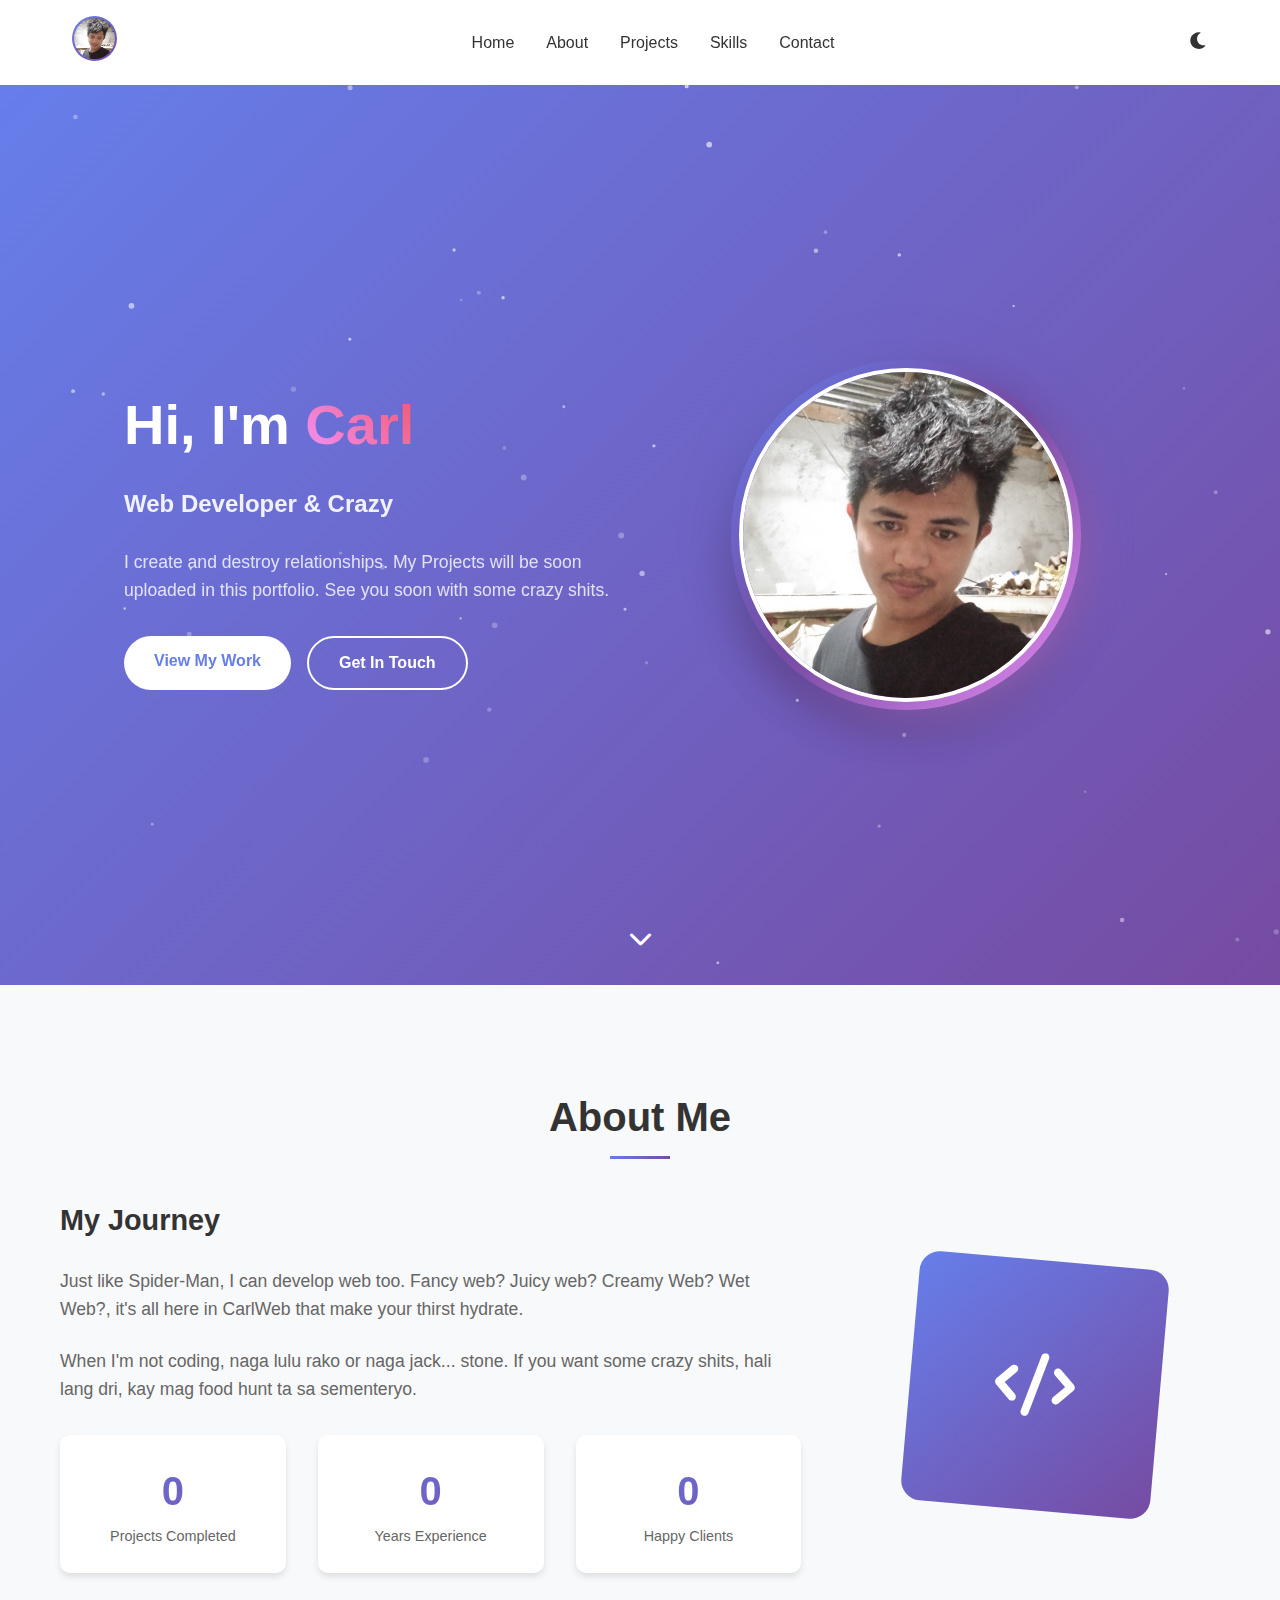
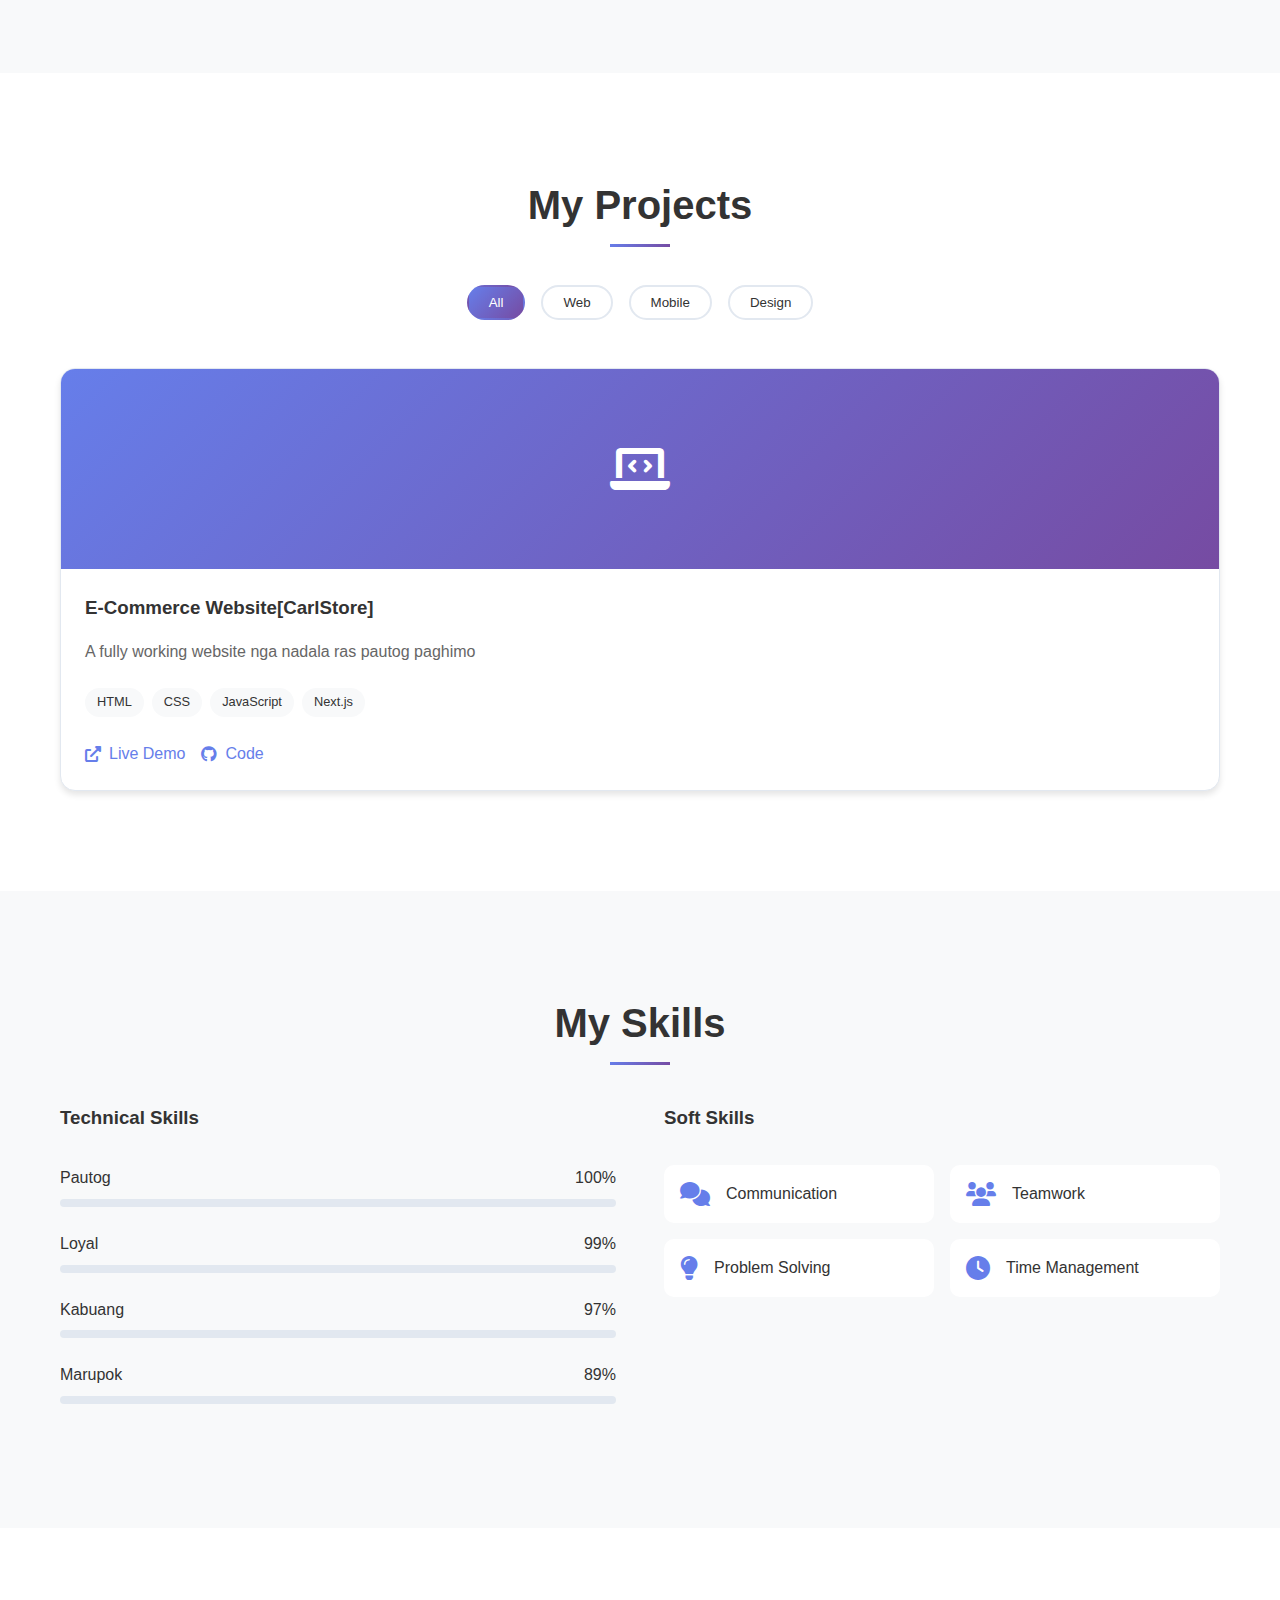
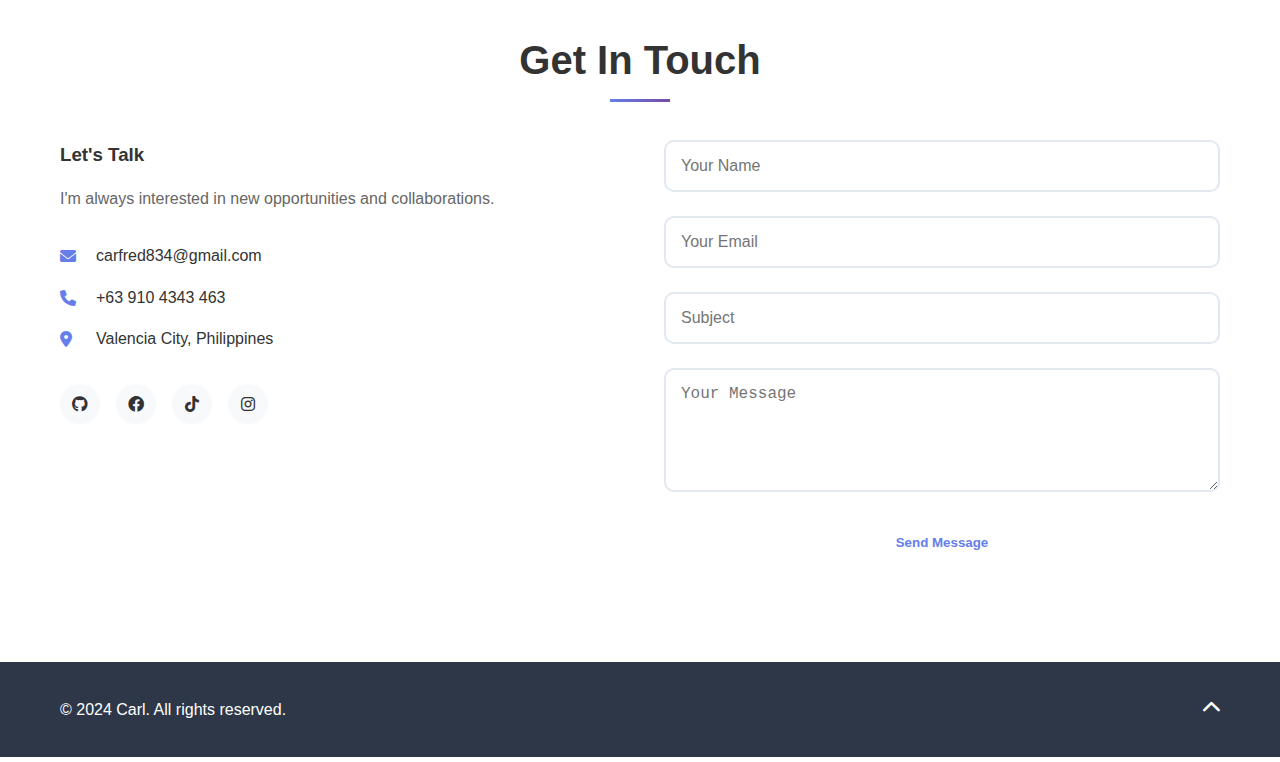
<file: index.html>
<!DOCTYPE html>
<html lang="en">
  <head>
    <meta charset="UTF-8" />
    <meta name="viewport" content="width=device-width, initial-scale=1.0" />
    <title>Carl - Portfolio</title>
    <link rel="stylesheet" href="styles/style.css" />
    <link rel="stylesheet" href="styles/animations.css" />
    <link
      rel="stylesheet"
      href="https://cdnjs.cloudflare.com/ajax/libs/font-awesome/6.0.0/css/all.min.css"
    />
  </head>
  <body>
    <!-- Navigation -->
    <nav id="navbar">
      <div class="nav-container">
        <div class="logo">
          <img src="images/profile-pic.jpg" alt="Carl" class="profile-logo" />
        </div>
        <ul class="nav-links">
          <li><a href="#home">Home</a></li>
          <li><a href="#about">About</a></li>
          <li><a href="#projects">Projects</a></li>
          <li><a href="#skills">Skills</a></li>
          <li><a href="#contact">Contact</a></li>
        </ul>
        <div class="theme-toggle">
          <i class="fas fa-moon" id="theme-icon"></i>
        </div>
        <div class="hamburger">
          <span></span>
          <span></span>
          <span></span>
        </div>
      </div>
    </nav>

    <!-- Hero Section -->
    <section id="home" class="hero">
      <div class="hero-container">
        <div class="hero-content">
          <h1 class="hero-title">
            Hi, I'm <span class="highlight">Carl</span>
          </h1>
          <h2 class="hero-subtitle">Web Developer & Crazy</h2>
          <p class="hero-description">
            I create and destroy relationships. My Projects will be soon
            uploaded in this portfolio. See you soon with some crazy shits.
          </p>
          <div class="hero-buttons">
            <a href="#projects" class="btn btn-primary">View My Work</a>
            <a href="#contact" class="btn btn-secondary">Get In Touch</a>
          </div>
        </div>
        <div class="hero-image">
          <div class="profile-hero">
            <img
              src="images/profile-pic.jpg"
              alt="Carl - Web Developer"
              class="hero-profile-img"
            />
            <div class="profile-glow"></div>
          </div>
        </div>
      </div>
      <div class="scroll-indicator">
        <i class="fas fa-chevron-down"></i>
      </div>
    </section>

    <!-- About Section -->
    <section id="about" class="about">
      <div class="container">
        <h2 class="section-title">About Me</h2>
        <div class="about-content">
          <div class="about-text">
            <h3>My Journey</h3>
            <p>
              Just like Spider-Man, I can develop web too. Fancy web? Juicy web? Creamy
              Web? Wet Web?, it's all here in CarlWeb that make your thirst
              hydrate.
            </p>
            <p>
              When I'm not coding, naga lulu rako or naga jack... stone. If you
              want some crazy shits, hali lang dri, kay mag food hunt ta sa
              sementeryo.
            </p>
            <div class="about-stats">
              <div class="stat">
                <span class="stat-number" data-target="69">0</span>
                <span class="stat-label">Projects Completed</span>
              </div>
              <div class="stat">
                <span class="stat-number" data-target="69">0</span>
                <span class="stat-label">Years Experience</span>
              </div>
              <div class="stat">
                <span class="stat-number" data-target="69">0</span>
                <span class="stat-label">Happy Clients</span>
              </div>
            </div>
          </div>
          <div class="about-image">
            <div class="image-frame">
              <i class="fas fa-code"></i>
            </div>
          </div>
        </div>
      </div>
    </section>

    <!-- Projects Section -->
    <section id="projects" class="projects">
      <div class="container">
        <h2 class="section-title">My Projects</h2>
        <div class="project-filters">
          <button class="filter-btn active" data-filter="all">All</button>
          <button class="filter-btn" data-filter="web">Web</button>
          <button class="filter-btn" data-filter="mobile">Mobile</button>
          <button class="filter-btn" data-filter="design">Design</button>
        </div>
        <div class="projects-grid">
          <!-- Project 1 -->
          <div class="project-card" data-category="web">
            <div class="project-image">
              <i class="fas fa-laptop-code"></i>
            </div>
            <div class="project-content">
              <h3>E-Commerce Website[CarlStore]</h3>
              <p>
                A fully working website nga nadala ras pautog paghimo
              </p>
              <div class="project-tech">
                <span>HTML</span>
                <span>CSS</span>
                <span>JavaScript</span>
                <span>Next.js</span>
              </div>
              <div class="project-links">
                <a href="https://amazingcarlstore.vercel.app/" class="project-link" target="_blank" rel="noopener noreferrer"
                  ><i class="fas fa-external-link-alt"></i> Live Demo</a
                >
                <a href="#" class="project-link"
                  ><i class="fab fa-github"></i> Code</a
                >
              </div>
            </div>
          </div>

          <!-- Project 2 -->
          <!--coming soon-->

          <!-- Project 3 -->
          <!--comingsoon-->
    </section>

    <!-- Skills Section -->
    <section id="skills" class="skills">
      <div class="container">
        <h2 class="section-title">My Skills</h2>
        <div class="skills-container">
          <div class="technical-skills">
            <h3>Technical Skills</h3>
            <div class="skill-item">
              <div class="skill-info">
                <span>Pautog</span>
                <span>100%</span>
              </div>
              <div class="skill-bar">
                <div class="skill-progress" data-width="100"></div>
              </div>
            </div>
            <div class="skill-item">
              <div class="skill-info">
                <span>Loyal</span>
                <span>99%</span>
              </div>
              <div class="skill-bar">
                <div class="skill-progress" data-width="99"></div>
              </div>
            </div>
            <div class="skill-item">
              <div class="skill-info">
                <span>Kabuang</span>
                <span>97%</span>
              </div>
              <div class="skill-bar">
                <div class="skill-progress" data-width="97"></div>
              </div>
            </div>
            
            
            
            <div class="skill-item">
              <div class="skill-info">
                <span>Marupok</span>
                <span>89%</span>
              </div>
              <div class="skill-bar">
                <div class="skill-progress" data-width="89"></div>
              </div>
            </div>
          </div>
          

          <div class="soft-skills">
            <h3>Soft Skills</h3>
            <div class="soft-skills-grid">
              <div class="soft-skill-item">
                <i class="fas fa-comments"></i>
                <span>Communication</span>
              </div>
              <div class="soft-skill-item">
                <i class="fas fa-users"></i>
                <span>Teamwork</span>
              </div>
              <div class="soft-skill-item">
                <i class="fas fa-lightbulb"></i>
                <span>Problem Solving</span>
              </div>
              <div class="soft-skill-item">
                <i class="fas fa-clock"></i>
                <span>Time Management</span>
              </div>
            </div>
          </div>
        </div>
      </div>
    </section>

    <!-- Contact Section -->
    <section id="contact" class="contact">
      <div class="container">
        <h2 class="section-title">Get In Touch</h2>
        <div class="contact-container">
          <div class="contact-info">
            <h3>Let's Talk</h3>
            <p>
              I'm always interested in new opportunities and collaborations.
            </p>
            <div class="contact-methods">
              <div class="contact-method">
                <i class="fas fa-envelope"></i>
                <span>carfred834@gmail.com</span>
              </div>
              <div class="contact-method">
                <i class="fas fa-phone"></i>
                <span>+63 910 4343 463</span>
              </div>
              <div class="contact-method">
                <i class="fas fa-map-marker-alt"></i>
                <span>Valencia City, Philippines</span>
              </div>
            </div>
            <div class="social-links">
              <a href="https://guthib.com/" aria-label="visit" target="_blank" rel="noopener noreferrer" class="social-link"><i class="fab fa-github"></i></a>
              <a href="https://www.facebook.com/carl.alvarez.cpm" aria-label="visit" target="_blank" rel="noopener noreferrer" class="social-link"
                ><i class="fab fa-facebook"></i
              ></a>
              <a href="https://www.tiktok.com/@justcarl428?_r=1&_t=ZS-91MgpnrWx98" aria-label="visit" target="_blank" rel="noopener noreferrer" class="social-link"
                ><i class="fab fa-tiktok"></i
              ></a>
              <a href="https://www.instagram.com/carl4nothing?igsh=dHBhd2ZqcTVlOHk2" aria-label="visit" target="_blank" rel="noopener noreferrer" class="social-link"
                ><i class="fab fa-instagram"></i
              ></a>
            </div>
          </div>
          <form
            class="contact-form"
            id="contactForm"
            action="https://formspree.io/f/xldoywkw"
            method="POST"
          >
            <div class="form-group">
              <input
                type="text"
                id="name"
                name="name"
                placeholder="Your Name"
                required
              />
            </div>
            <div class="form-group">
              <input
                type="email"
                id="email"
                name="email"
                placeholder="Your Email"
                required
              />
            </div>
            <div class="form-group">
              <input
                type="text"
                id="subject"
                name="subject"
                placeholder="Subject"
                required
              />
            </div>
            <div class="form-group">
              <textarea
                id="message"
                name="message"
                placeholder="Your Message"
                rows="5"
                required
              ></textarea>
            </div>
            <button type="submit" class="btn btn-primary">Send Message</button>

            <!-- Formspree Confirmation Message (Optional) -->
            <input
              type="hidden"
              name="_next"
              value="https://yourwebsite.com/thank-you.html"
            />
            <input
              type="hidden"
              name="_subject"
              value="New message from your portfolio!"
            />
          </form>
        </div>
      </div>
    </section>

    <!-- Footer -->
    <footer class="footer">
      <div class="container">
        <div class="footer-content">
          <p>&copy; 2024 Carl. All rights reserved.</p>
          <a href="#home" class="back-to-top">
            <i class="fas fa-chevron-up"></i>
          </a>
        </div>
      </div>
    </footer>

    <script src="scripts/main.js"></script>
    <script src="scripts/animations.js"></script>
    <script src="scripts/contact.js"></script>
  </body>
</html>
</file>
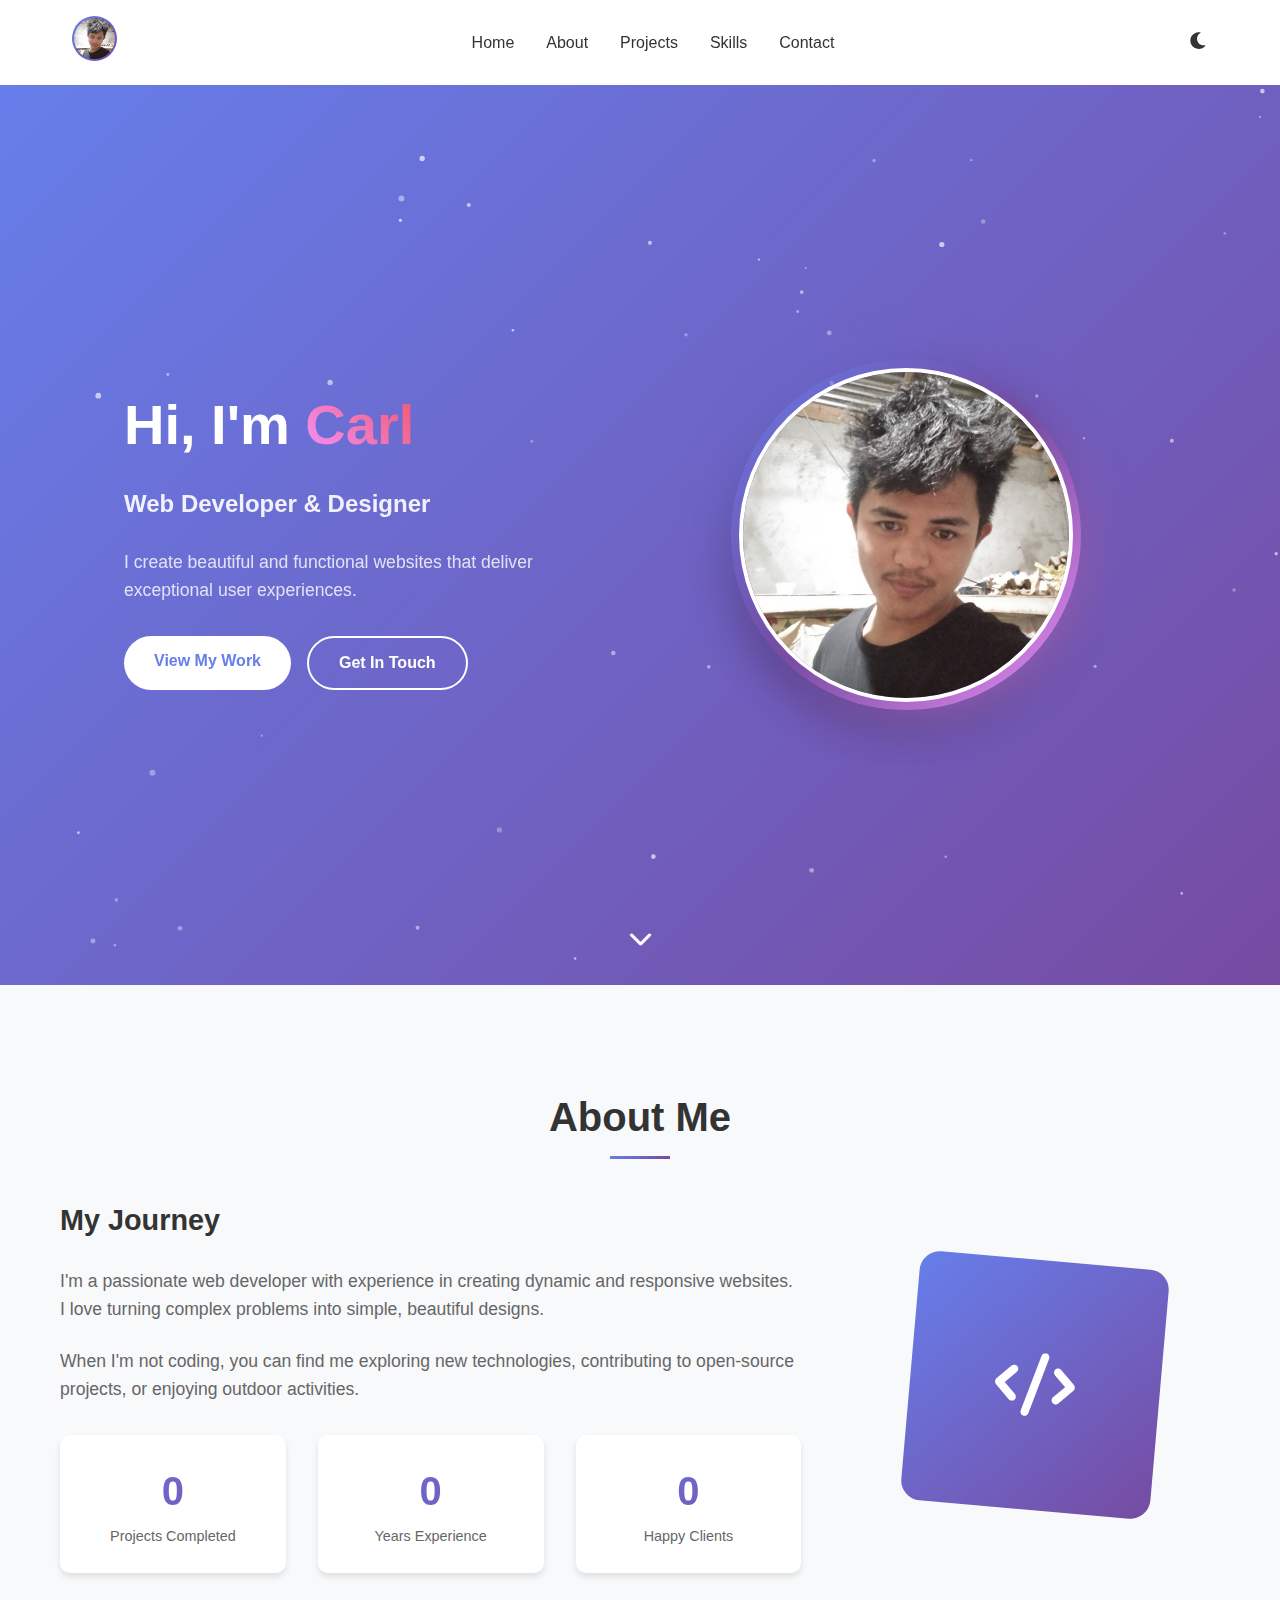
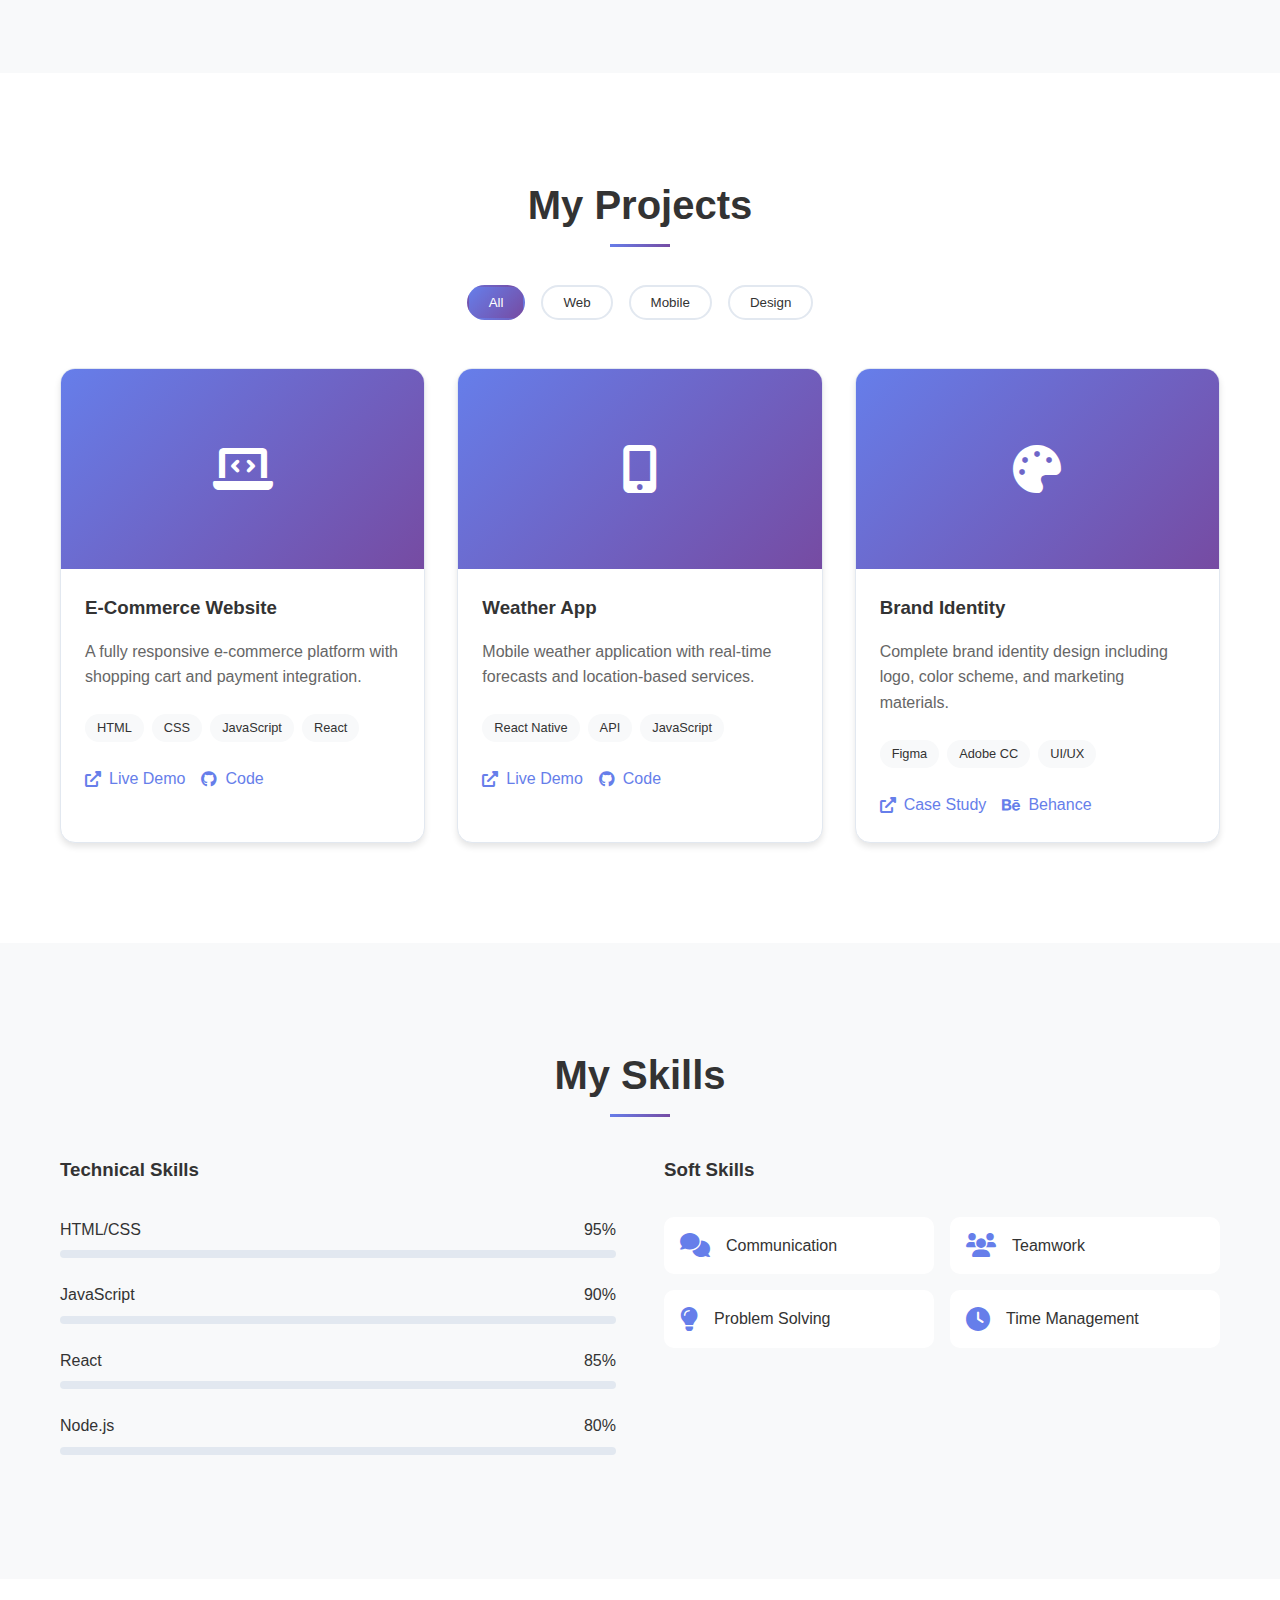
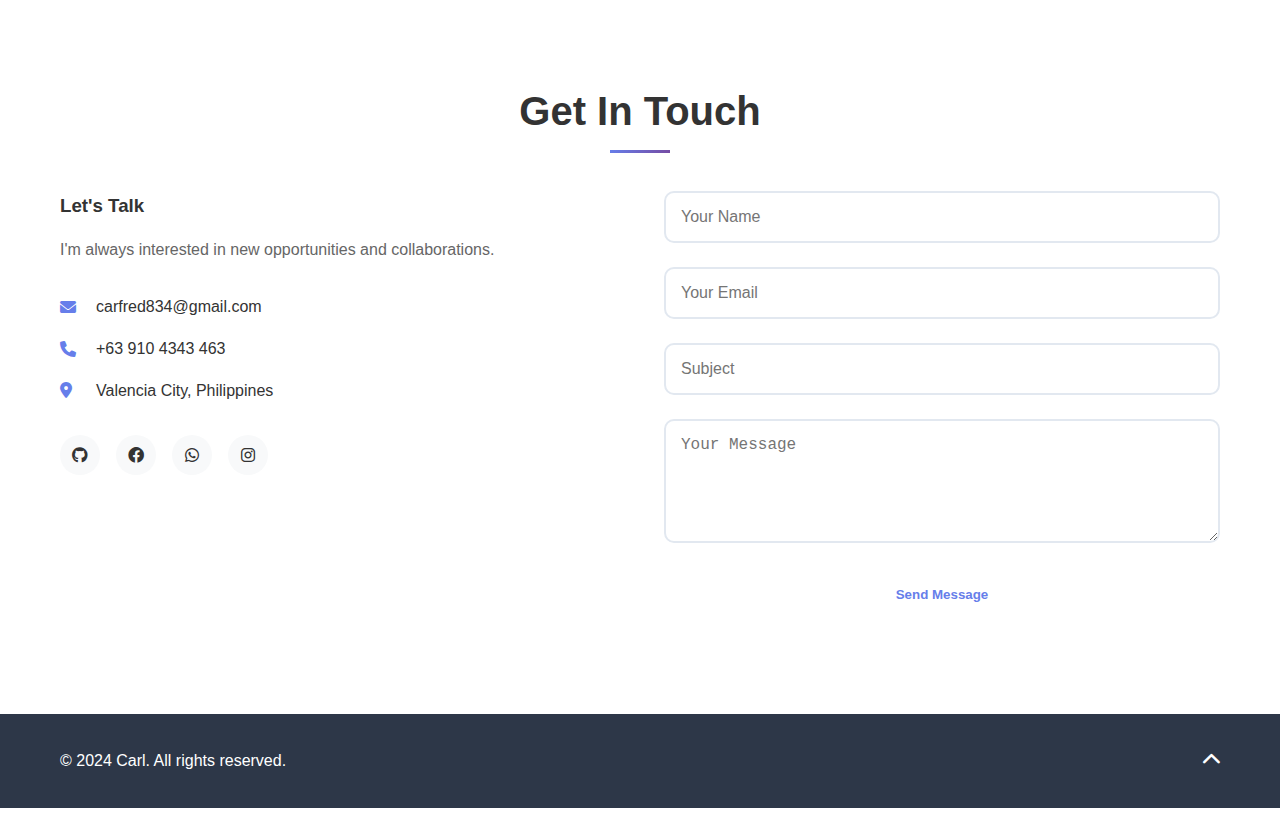
<file: main.html>
<!DOCTYPE html>
<html lang="en">
  <head>
    <meta charset="UTF-8" />
    <meta name="viewport" content="width=device-width, initial-scale=1.0" />
    <title>Carl - Portfolio</title>
    <link rel="stylesheet" href="styles/style.css" />
    <link rel="stylesheet" href="styles/animations.css" />
    <link
      rel="stylesheet"
      href="https://cdnjs.cloudflare.com/ajax/libs/font-awesome/6.0.0/css/all.min.css"
    />
  </head>
  <body>
    <!-- Navigation -->
    <nav id="navbar">
      <div class="nav-container">
        <div class="logo">
          <img src="images/profile-pic.jpg" alt="Carl" class="profile-logo" />
        </div>
        <ul class="nav-links">
          <li><a href="#home">Home</a></li>
          <li><a href="#about">About</a></li>
          <li><a href="#projects">Projects</a></li>
          <li><a href="#skills">Skills</a></li>
          <li><a href="#contact">Contact</a></li>
        </ul>
        <div class="theme-toggle">
          <i class="fas fa-moon" id="theme-icon"></i>
        </div>
        <div class="hamburger">
          <span></span>
          <span></span>
          <span></span>
        </div>
      </div>
    </nav>

    <!-- Hero Section -->
    <section id="home" class="hero">
      <div class="hero-container">
        <div class="hero-content">
          <h1 class="hero-title">
            Hi, I'm <span class="highlight">Carl</span>
          </h1>
          <h2 class="hero-subtitle">Web Developer & Designer</h2>
          <p class="hero-description">
            I create beautiful and functional websites that deliver exceptional
            user experiences.
          </p>
          <div class="hero-buttons">
            <a href="#projects" class="btn btn-primary">View My Work</a>
            <a href="#contact" class="btn btn-secondary">Get In Touch</a>
          </div>
        </div>
        <div class="hero-image">
          <div class="profile-hero">
            <img
              src="images/profile-pic.jpg"
              alt="Carl - Web Developer"
              class="hero-profile-img"
            />
            <div class="profile-glow"></div>
          </div>
        </div>
      </div>
      <div class="scroll-indicator">
        <i class="fas fa-chevron-down"></i>
      </div>
    </section>

    <!-- About Section -->
    <section id="about" class="about">
      <div class="container">
        <h2 class="section-title">About Me</h2>
        <div class="about-content">
          <div class="about-text">
            <h3>My Journey</h3>
            <p>
              I'm a passionate web developer with experience in creating dynamic
              and responsive websites. I love turning complex problems into
              simple, beautiful designs.
            </p>
            <p>
              When I'm not coding, you can find me exploring new technologies,
              contributing to open-source projects, or enjoying outdoor
              activities.
            </p>
            <div class="about-stats">
              <div class="stat">
                <span class="stat-number" data-target="50">0</span>
                <span class="stat-label">Projects Completed</span>
              </div>
              <div class="stat">
                <span class="stat-number" data-target="3">0</span>
                <span class="stat-label">Years Experience</span>
              </div>
              <div class="stat">
                <span class="stat-number" data-target="25">0</span>
                <span class="stat-label">Happy Clients</span>
              </div>
            </div>
          </div>
          <div class="about-image">
            <div class="image-frame">
              <i class="fas fa-code"></i>
            </div>
          </div>
        </div>
      </div>
    </section>

    <!-- Projects Section -->
    <section id="projects" class="projects">
      <div class="container">
        <h2 class="section-title">My Projects</h2>
        <div class="project-filters">
          <button class="filter-btn active" data-filter="all">All</button>
          <button class="filter-btn" data-filter="web">Web</button>
          <button class="filter-btn" data-filter="mobile">Mobile</button>
          <button class="filter-btn" data-filter="design">Design</button>
        </div>
        <div class="projects-grid">
          <!-- Project 1 -->
          <div class="project-card" data-category="web">
            <div class="project-image">
              <i class="fas fa-laptop-code"></i>
            </div>
            <div class="project-content">
              <h3>E-Commerce Website</h3>
              <p>
                A fully responsive e-commerce platform with shopping cart and
                payment integration.
              </p>
              <div class="project-tech">
                <span>HTML</span>
                <span>CSS</span>
                <span>JavaScript</span>
                <span>React</span>
              </div>
              <div class="project-links">
                <a href="#" class="project-link"
                  ><i class="fas fa-external-link-alt"></i> Live Demo</a
                >
                <a href="#" class="project-link"
                  ><i class="fab fa-github"></i> Code</a
                >
              </div>
            </div>
          </div>

          <!-- Project 2 -->
          <div class="project-card" data-category="mobile">
            <div class="project-image">
              <i class="fas fa-mobile-alt"></i>
            </div>
            <div class="project-content">
              <h3>Weather App</h3>
              <p>
                Mobile weather application with real-time forecasts and
                location-based services.
              </p>
              <div class="project-tech">
                <span>React Native</span>
                <span>API</span>
                <span>JavaScript</span>
              </div>
              <div class="project-links">
                <a href="#" class="project-link"
                  ><i class="fas fa-external-link-alt"></i> Live Demo</a
                >
                <a href="#" class="project-link"
                  ><i class="fab fa-github"></i> Code</a
                >
              </div>
            </div>
          </div>

          <!-- Project 3 -->
          <div class="project-card" data-category="design">
            <div class="project-image">
              <i class="fas fa-palette"></i>
            </div>
            <div class="project-content">
              <h3>Brand Identity</h3>
              <p>
                Complete brand identity design including logo, color scheme, and
                marketing materials.
              </p>
              <div class="project-tech">
                <span>Figma</span>
                <span>Adobe CC</span>
                <span>UI/UX</span>
              </div>
              <div class="project-links">
                <a href="#" class="project-link"
                  ><i class="fas fa-external-link-alt"></i> Case Study</a
                >
                <a href="#" class="project-link"
                  ><i class="fab fa-behance"></i> Behance</a
                >
              </div>
            </div>
          </div>
        </div>
      </div>
    </section>

    <!-- Skills Section -->
    <section id="skills" class="skills">
      <div class="container">
        <h2 class="section-title">My Skills</h2>
        <div class="skills-container">
          <div class="technical-skills">
            <h3>Technical Skills</h3>
            <div class="skill-item">
              <div class="skill-info">
                <span>HTML/CSS</span>
                <span>95%</span>
              </div>
              <div class="skill-bar">
                <div class="skill-progress" data-width="95"></div>
              </div>
            </div>
            <div class="skill-item">
              <div class="skill-info">
                <span>JavaScript</span>
                <span>90%</span>
              </div>
              <div class="skill-bar">
                <div class="skill-progress" data-width="90"></div>
              </div>
            </div>
            <div class="skill-item">
              <div class="skill-info">
                <span>React</span>
                <span>85%</span>
              </div>
              <div class="skill-bar">
                <div class="skill-progress" data-width="85"></div>
              </div>
            </div>
            <div class="skill-item">
              <div class="skill-info">
                <span>Node.js</span>
                <span>80%</span>
              </div>
              <div class="skill-bar">
                <div class="skill-progress" data-width="80"></div>
              </div>
            </div>
          </div>

          <div class="soft-skills">
            <h3>Soft Skills</h3>
            <div class="soft-skills-grid">
              <div class="soft-skill-item">
                <i class="fas fa-comments"></i>
                <span>Communication</span>
              </div>
              <div class="soft-skill-item">
                <i class="fas fa-users"></i>
                <span>Teamwork</span>
              </div>
              <div class="soft-skill-item">
                <i class="fas fa-lightbulb"></i>
                <span>Problem Solving</span>
              </div>
              <div class="soft-skill-item">
                <i class="fas fa-clock"></i>
                <span>Time Management</span>
              </div>
            </div>
          </div>
        </div>
      </div>
    </section>

    <!-- Contact Section -->
    <section id="contact" class="contact">
      <div class="container">
        <h2 class="section-title">Get In Touch</h2>
        <div class="contact-container">
          <div class="contact-info">
            <h3>Let's Talk</h3>
            <p>
              I'm always interested in new opportunities and collaborations.
            </p>
            <div class="contact-methods">
              <div class="contact-method">
                <i class="fas fa-envelope"></i>
                <span>carfred834@gmail.com</span>
              </div>
              <div class="contact-method">
                <i class="fas fa-phone"></i>
                <span>+63 910 4343 463</span>
              </div>
              <div class="contact-method">
                <i class="fas fa-map-marker-alt"></i>
                <span>Valencia City, Philippines</span>
              </div>
            </div>
            <div class="social-links">
              <a href="#" class="social-link"><i class="fab fa-github"></i></a>
              <a href="#" class="social-link"
                ><i class="fab fa-facebook"></i
              ></a>
              <a href="#" class="social-link"
                ><i class="fab fa-whatsapp"></i
              ></a>
              <a href="#" class="social-link"
                ><i class="fab fa-instagram"></i
              ></a>
            </div>
          </div>
          <form
            class="contact-form"
            id="contactForm"
            action="https://formspree.io/f/xldoywkw"
            method="POST"
          >
            <div class="form-group">
              <input
                type="text"
                id="name"
                name="name"
                placeholder="Your Name"
                required
              />
            </div>
            <div class="form-group">
              <input
                type="email"
                id="email"
                name="email"
                placeholder="Your Email"
                required
              />
            </div>
            <div class="form-group">
              <input
                type="text"
                id="subject"
                name="subject"
                placeholder="Subject"
                required
              />
            </div>
            <div class="form-group">
              <textarea
                id="message"
                name="message"
                placeholder="Your Message"
                rows="5"
                required
              ></textarea>
            </div>
            <button type="submit" class="btn btn-primary">Send Message</button>
          </form>
        </div>
      </div>
    </section>

    <!-- Footer -->
    <footer class="footer">
      <div class="container">
        <div class="footer-content">
          <p>&copy; 2024 Carl. All rights reserved.</p>
          <a href="#home" class="back-to-top">
            <i class="fas fa-chevron-up"></i>
          </a>
        </div>
      </div>
    </footer>

    <script src="scripts/main.js"></script>
    <script src="scripts/animations.js"></script>
    <script src="scripts/contact.js"></script>
  </body>
</html>
</file>
<file: styles/animations.css>
/* Animation Classes */
.fade-in {
    opacity: 0;
    transform: translateY(30px);
    transition: all 0.6s ease;
}

.fade-in.visible {
    opacity: 1;
    transform: translateY(0);
}

.slide-in-left {
    opacity: 0;
    transform: translateX(-50px);
    transition: all 0.6s ease;
}

.slide-in-left.visible {
    opacity: 1;
    transform: translateX(0);
}

.slide-in-right {
    opacity: 0;
    transform: translateX(50px);
    transition: all 0.6s ease;
}

.slide-in-right.visible {
    opacity: 1;
    transform: translateX(0);
}

.scale-in {
    opacity: 0;
    transform: scale(0.8);
    transition: all 0.6s ease;
}

.scale-in.visible {
    opacity: 1;
    transform: scale(1);
}

/* Staggered animations for children */
.stagger-children > * {
    opacity: 0;
    transform: translateY(30px);
    transition: all 0.6s ease;
}

.stagger-children.visible > * {
    opacity: 1;
    transform: translateY(0);
}

.stagger-children.visible > *:nth-child(1) { transition-delay: 0.1s; }
.stagger-children.visible > *:nth-child(2) { transition-delay: 0.2s; }
.stagger-children.visible > *:nth-child(3) { transition-delay: 0.3s; }
.stagger-children.visible > *:nth-child(4) { transition-delay: 0.4s; }
.stagger-children.visible > *:nth-child(5) { transition-delay: 0.5s; }
.stagger-children.visible > *:nth-child(6) { transition-delay: 0.6s; }

/* Hover animations */
.hover-lift {
    transition: transform 0.3s ease, box-shadow 0.3s ease;
}

.hover-lift:hover {
    transform: translateY(-5px);
    box-shadow: 0 10px 25px rgba(0, 0, 0, 0.1);
}

/* Pulse animation */
.pulse {
    animation: pulse 2s infinite;
}

@keyframes pulse {
    0% {
        transform: scale(1);
    }
    50% {
        transform: scale(1.05);
    }
    100% {
        transform: scale(1);
    }
}

/* Typewriter effect */
.typewriter {
    overflow: hidden;
    border-right: 3px solid var(--primary-color);
    white-space: nowrap;
    margin: 0 auto;
    animation: typing 3.5s steps(40, end), blink-caret 0.75s step-end infinite;
}

@keyframes typing {
    from { width: 0 }
    to { width: 100% }
}

@keyframes blink-caret {
    from, to { border-color: transparent }
    50% { border-color: var(--primary-color) }
}

/* Gradient text animation */
.gradient-text {
    background: linear-gradient(45deg, var(--primary-color), var(--secondary-color), var(--accent-color));
    background-size: 200% 200%;
    -webkit-background-clip: text;
    -webkit-text-fill-color: transparent;
    background-clip: text;
    animation: gradient-shift 3s ease infinite;
}

@keyframes gradient-shift {
    0% { background-position: 0% 50% }
    50% { background-position: 100% 50% }
    100% { background-position: 0% 50% }
}

/* Loading spinner */
.spinner {
    border: 3px solid var(--border-color);
    border-top: 3px solid var(--primary-color);
    border-radius: 50%;
    width: 40px;
    height: 40px;
    animation: spin 1s linear infinite;
    margin: 20px auto;
}

@keyframes spin {
    0% { transform: rotate(0deg) }
    100% { transform: rotate(360deg) }
}

/* Success checkmark */
.checkmark {
    width: 40px;
    height: 40px;
    border-radius: 50%;
    display: block;
    stroke-width: 2;
    stroke: #fff;
    stroke-miterlimit: 10;
    margin: 20px auto;
    box-shadow: inset 0px 0px 0px var(--primary-color);
    animation: fill .4s ease-in-out .4s forwards, scale .3s ease-in-out .9s both;
}

.checkmark__circle {
    stroke-dasharray: 166;
    stroke-dashoffset: 166;
    stroke-width: 2;
    stroke-miterlimit: 10;
    stroke: var(--primary-color);
    fill: none;
    animation: stroke 0.6s cubic-bezier(0.65, 0, 0.45, 1) forwards;
}

.checkmark__check {
    transform-origin: 50% 50%;
    stroke-dasharray: 48;
    stroke-dashoffset: 48;
    animation: stroke 0.3s cubic-bezier(0.65, 0, 0.45, 1) 0.8s forwards;
}

@keyframes stroke {
    100% {
        stroke-dashoffset: 0;
    }
}

@keyframes scale {
    0%, 100% {
        transform: none;
    }
    50% {
        transform: scale3d(1.1, 1.1, 1);
    }
}

@keyframes fill {
    100% {
        box-shadow: inset 0px 0px 0px 40px var(--primary-color);
    }
}
</file>
<file: styles/style.css>
/* Reset and Base Styles */
* {
    margin: 0;
    padding: 0;
    box-sizing: border-box;
}

:root {
    --primary-color: #667eea;
    --secondary-color: #764ba2;
    --accent-color: #f093fb;
    --text-color: #333;
    --text-light: #666;
    --bg-color: #fff;
    --bg-light: #f8f9fa;
    --bg-dark: #2d3748;
    --border-color: #e2e8f0;
    --shadow: 0 4px 6px rgba(0, 0, 0, 0.1);
    --transition: all 0.3s ease;
}

[data-theme="dark"] {
    --text-color: #f7fafc;
    --text-light: #cbd5e0;
    --bg-color: #1a202c;
    --bg-light: #2d3748;
    --bg-dark: #1a202c;
    --border-color: #4a5568;
}

html {
    scroll-behavior: smooth;
}

body {
    font-family: 'Segoe UI', Tahoma, Geneva, Verdana, sans-serif;
    line-height: 1.6;
    color: var(--text-color);
    background-color: var(--bg-color);
    transition: var(--transition);
}

.container {
    max-width: 1200px;
    margin: 0 auto;
    padding: 0 20px;
}

/* Navigation */
#navbar {
    background: rgba(255, 255, 255, 0.95);
    /* Fallback for browsers that don't support backdrop-filter */
    background: rgba(255, 255, 255, 0.98); /* More opaque fallback */
    
    /* Backdrop filter with vendor prefixes */
    -webkit-backdrop-filter: blur(10px);
    backdrop-filter: blur(10px);
}

[data-theme="dark"] #navbar {
    background: rgba(26, 32, 44, 0.95);
    background: rgba(26, 32, 44, 0.98);
    -webkit-backdrop-filter: blur(10px);
    backdrop-filter: blur(10px);
}

.nav-container {
    display: flex;
    justify-content: space-between;
    align-items: center;
    padding: 1rem 2rem;
    max-width: 1200px;
    margin: 0 auto;
}

.logo h2 {
    background: linear-gradient(135deg, var(--primary-color), var(--secondary-color));
    -webkit-background-clip: text;
    -webkit-text-fill-color: transparent;
    background-clip: text;
}

.nav-links {
    display: flex;
    list-style: none;
    gap: 2rem;
}

.nav-links a {
    text-decoration: none;
    color: var(--text-color);
    font-weight: 500;
    transition: var(--transition);
    position: relative;
}

.nav-links a:hover {
    color: var(--primary-color);
}

.nav-links a::after {
    content: '';
    position: absolute;
    bottom: -5px;
    left: 0;
    width: 0;
    height: 2px;
    background: linear-gradient(135deg, var(--primary-color), var(--secondary-color));
    transition: var(--transition);
}

.nav-links a:hover::after {
    width: 100%;
}

.theme-toggle {
    cursor: pointer;
    font-size: 1.2rem;
    color: var(--text-color);
    transition: var(--transition);
}

.theme-toggle:hover {
    color: var(--primary-color);
}

.hamburger {
    display: none;
    flex-direction: column;
    cursor: pointer;
}

.hamburger span {
    width: 25px;
    height: 3px;
    background: var(--text-color);
    margin: 3px 0;
    transition: var(--transition);
}

/* Hero Section */
.hero {
    min-height: 100vh;
    display: flex;
    align-items: center;
    background: linear-gradient(135deg, var(--primary-color), var(--secondary-color));
    color: white;
    position: relative;
    overflow: hidden;
}

.hero-container {
    display: grid;
    grid-template-columns: 1fr 1fr;
    gap: 2rem;
    align-items: center;
    max-width: 1200px;
    margin: 0 auto;
    padding: 0 2rem;
}

.hero-content {
    z-index: 2;
}

.hero-title {
    font-size: 3.5rem;
    font-weight: 700;
    margin-bottom: 1rem;
}

.highlight {
    background: linear-gradient(45deg, var(--accent-color), #f5576c);
    -webkit-background-clip: text;
    -webkit-text-fill-color: transparent;
    background-clip: text;
}

.hero-subtitle {
    font-size: 1.5rem;
    margin-bottom: 1.5rem;
    opacity: 0.9;
}

.hero-description {
    font-size: 1.1rem;
    margin-bottom: 2rem;
    opacity: 0.8;
    max-width: 500px;
}

.hero-buttons {
    display: flex;
    gap: 1rem;
    flex-wrap: wrap;
}

.btn {
    padding: 12px 30px;
    border: none;
    border-radius: 50px;
    text-decoration: none;
    font-weight: 600;
    transition: var(--transition);
    cursor: pointer;
    display: inline-block;
    text-align: center;
}

.btn-primary {
    background: white;
    color: var(--primary-color);
}

.btn-primary:hover {
    transform: translateY(-3px);
    box-shadow: var(--shadow);
}

.btn-secondary {
    background: transparent;
    color: white;
    border: 2px solid white;
}

.btn-secondary:hover {
    background: white;
    color: var(--primary-color);
    transform: translateY(-3px);
}

.hero-image {
    display: flex;
    justify-content: center;
    align-items: center;
}

.image-placeholder {
    width: 300px;
    height: 300px;
    background: rgba(255, 255, 255, 0.15);
    /* Fallback for backdrop-filter */
    background: rgba(255, 255, 255, 0.25);
    -webkit-backdrop-filter: blur(10px);
    backdrop-filter: blur(10px);
    border-radius: 50%;
    display: flex;
    align-items: center;
    justify-content: center;
    font-size: 6rem;
    border: 2px solid rgba(255, 255, 255, 0.2);
}
.scroll-indicator {
    position: absolute;
    bottom: 30px;
    left: 50%;
    transform: translateX(-50%);
    animation: bounce 2s infinite;
}

.scroll-indicator i {
    font-size: 1.5rem;
    color: white;
}

/* Sections Common Styles */
section {
    padding: 100px 0;
}

.section-title {
    text-align: center;
    font-size: 2.5rem;
    margin-bottom: 3rem;
    position: relative;
}

.section-title::after {
    content: '';
    position: absolute;
    bottom: -10px;
    left: 50%;
    transform: translateX(-50%);
    width: 60px;
    height: 3px;
    background: linear-gradient(135deg, var(--primary-color), var(--secondary-color));
}

/* About Section */
.about {
    background: var(--bg-light);
}

.about-content {
    display: grid;
    grid-template-columns: 2fr 1fr;
    gap: 3rem;
    align-items: center;
}

.about-text h3 {
    font-size: 1.8rem;
    margin-bottom: 1.5rem;
    color: var(--text-color);
}

.about-text p {
    margin-bottom: 1.5rem;
    color: var(--text-light);
    font-size: 1.1rem;
}

.about-stats {
    display: grid;
    grid-template-columns: repeat(3, 1fr);
    gap: 2rem;
    margin-top: 2rem;
}

.stat {
    text-align: center;
    padding: 1.5rem;
    background: var(--bg-color);
    border-radius: 10px;
    box-shadow: var(--shadow);
    transition: var(--transition);
}

.stat:hover {
    transform: translateY(-5px);
}

.stat-number {
    display: block;
    font-size: 2.5rem;
    font-weight: 700;
    background: linear-gradient(135deg, var(--primary-color), var(--secondary-color));
    -webkit-background-clip: text;
    -webkit-text-fill-color: transparent;
    background-clip: text;
}

.stat-label {
    color: var(--text-light);
    font-size: 0.9rem;
}

.about-image {
    display: flex;
    justify-content: center;
}

.image-frame {
    width: 250px;
    height: 250px;
    background: linear-gradient(135deg, var(--primary-color), var(--secondary-color));
    border-radius: 20px;
    display: flex;
    align-items: center;
    justify-content: center;
    font-size: 4rem;
    color: white;
    transform: rotate(5deg);
    transition: var(--transition);
}

.image-frame:hover {
    transform: rotate(0deg) scale(1.05);
}

/* Projects Section */
.project-filters {
    display: flex;
    justify-content: center;
    gap: 1rem;
    margin-bottom: 3rem;
    flex-wrap: wrap;
}

.filter-btn {
    padding: 8px 20px;
    border: 2px solid var(--border-color);
    background: transparent;
    color: var(--text-color);
    border-radius: 25px;
    cursor: pointer;
    transition: var(--transition);
    font-weight: 500;
}

.filter-btn.active,
.filter-btn:hover {
    background: linear-gradient(135deg, var(--primary-color), var(--secondary-color));
    color: white;
    border-color: transparent;
}
.profile-logo {
    width: 45px;
    height: 45px;
    border-radius: 50%;
    object-fit: cover;
    border: 2px solid transparent;
    background: linear-gradient(135deg, var(--primary-color), var(--secondary-color)) border-box;
    transition: var(--transition);
}

.profile-logo:hover {
    transform: rotate(5deg) scale(1.1);
}

/* Hero Profile Picture */
.profile-hero {
    position: relative;
    width: 350px;
    height: 350px;
    border-radius: 50%;
    padding: 8px;
    background: linear-gradient(135deg, #667eea, #764ba2, #f093fb);
    animation: rotateGradient 8s linear infinite;
    box-shadow: 0 20px 40px rgba(0, 0, 0, 0.3);
}

.hero-profile-img {
    width: 100%;
    height: 100%;
    border-radius: 50%;
    object-fit: cover;
    border: 4px solid white;
    position: relative;
    z-index: 2;
    transition: var(--transition);
}

.profile-glow {
    position: absolute;
    top: -10px;
    left: -10px;
    right: -10px;
    bottom: -10px;
    background: linear-gradient(135deg, #667eea, #764ba2, #f093fb);
    border-radius: 50%;
    filter: blur(20px);
    opacity: 0.6;
    z-index: 1;
    animation: pulseGlow 3s ease-in-out infinite;
}

.profile-hero:hover .hero-profile-img {
    transform: scale(1.05) rotate(5deg);
}

@keyframes rotateGradient {
    0% { background-position: 0% 50%; }
    50% { background-position: 100% 50%; }
    100% { background-position: 0% 50%; }
}

@keyframes pulseGlow {
    0%, 100% { opacity: 0.4; transform: scale(1); }
    50% { opacity: 0.7; transform: scale(1.05); }
}

.projects-grid {
    display: grid;
    grid-template-columns: repeat(auto-fit, minmax(350px, 1fr));
    gap: 2rem;
}

.project-card {
    background: var(--bg-color);
    border-radius: 15px;
    overflow: hidden;
    box-shadow: var(--shadow);
    transition: var(--transition);
    border: 1px solid var(--border-color);
}

.project-card:hover {
    transform: translateY(-10px);
    box-shadow: 0 20px 40px rgba(0, 0, 0, 0.1);
}

.project-image {
    height: 200px;
    background: linear-gradient(135deg, var(--primary-color), var(--secondary-color));
    display: flex;
    align-items: center;
    justify-content: center;
    font-size: 3rem;
    color: white;
}

.project-content {
    padding: 1.5rem;
}

.project-content h3 {
    margin-bottom: 1rem;
    color: var(--text-color);
}

.project-content p {
    color: var(--text-light);
    margin-bottom: 1.5rem;
}

.project-tech {
    display: flex;
    flex-wrap: wrap;
    gap: 0.5rem;
    margin-bottom: 1.5rem;
}

.project-tech span {
    background: var(--bg-light);
    color: var(--text-color);
    padding: 4px 12px;
    border-radius: 15px;
    font-size: 0.8rem;
    font-weight: 500;
}

.project-links {
    display: flex;
    gap: 1rem;
}

.project-link {
    display: flex;
    align-items: center;
    gap: 0.5rem;
    text-decoration: none;
    color: var(--primary-color);
    font-weight: 500;
    transition: var(--transition);
}

.project-link:hover {
    color: var(--secondary-color);
}

/* Skills Section */
.skills {
    background: var(--bg-light);
}

.skills-container {
    display: grid;
    grid-template-columns: 1fr 1fr;
    gap: 3rem;
}

.technical-skills h3,
.soft-skills h3 {
    margin-bottom: 2rem;
    color: var(--text-color);
}

.skill-item {
    margin-bottom: 1.5rem;
}

.skill-info {
    display: flex;
    justify-content: space-between;
    margin-bottom: 0.5rem;
}

.skill-info span {
    font-weight: 500;
    color: var(--text-color);
}

.skill-bar {
    height: 8px;
    background: var(--border-color);
    border-radius: 4px;
    overflow: hidden;
}

.skill-progress {
    height: 100%;
    background: linear-gradient(135deg, var(--primary-color), var(--secondary-color));
    border-radius: 4px;
    width: 0;
    transition: width 1s ease-in-out;
}

.soft-skills-grid {
    display: grid;
    grid-template-columns: 1fr 1fr;
    gap: 1rem;
}

.soft-skill-item {
    display: flex;
    align-items: center;
    gap: 1rem;
    padding: 1rem;
    background: var(--bg-color);
    border-radius: 10px;
    transition: var(--transition);
}

.soft-skill-item:hover {
    transform: translateX(5px);
    box-shadow: var(--shadow);
}

.soft-skill-item i {
    font-size: 1.5rem;
    color: var(--primary-color);
}

/* Contact Section */
.contact-container {
    display: grid;
    grid-template-columns: 1fr 1fr;
    gap: 3rem;
}

.contact-info h3 {
    margin-bottom: 1rem;
    color: var(--text-color);
}

.contact-info p {
    color: var(--text-light);
    margin-bottom: 2rem;
}

.contact-methods {
    margin-bottom: 2rem;
}

.contact-method {
    display: flex;
    align-items: center;
    gap: 1rem;
    margin-bottom: 1rem;
    color: var(--text-color);
}

.contact-method i {
    color: var(--primary-color);
    width: 20px;
}

.social-links {
    display: flex;
    gap: 1rem;
}

.social-link {
    display: flex;
    align-items: center;
    justify-content: center;
    width: 40px;
    height: 40px;
    background: var(--bg-light);
    color: var(--text-color);
    border-radius: 50%;
    text-decoration: none;
    transition: var(--transition);
}

.social-link:hover {
    background: linear-gradient(135deg, var(--primary-color), var(--secondary-color));
    color: white;
    transform: translateY(-3px);
}

.contact-form {
    display: flex;
    flex-direction: column;
    gap: 1.5rem;
}

.form-group {
    position: relative;
}

.form-group input,
.form-group textarea {
    width: 100%;
    padding: 15px;
    border: 2px solid var(--border-color);
    border-radius: 10px;
    background: var(--bg-color);
    color: var(--text-color);
    font-size: 1rem;
    transition: var(--transition);
}

.form-group input:focus,
.form-group textarea:focus {
    outline: none;
    border-color: var(--primary-color);
    box-shadow: 0 0 0 3px rgba(102, 126, 234, 0.1);
}

/* Footer */
.footer {
    background: var(--bg-dark);
    color: white;
    padding: 2rem 0;
    text-align: center;
}

.footer-content {
    display: flex;
    justify-content: space-between;
    align-items: center;
}

.back-to-top {
    color: white;
    text-decoration: none;
    font-size: 1.2rem;
    transition: var(--transition);
}

.back-to-top:hover {
    color: var(--accent-color);
    transform: translateY(-3px);
}

/* Animations */
@keyframes bounce {
    0%, 20%, 50%, 80%, 100% {
        transform: translateY(0) translateX(-50%);
    }
    40% {
        transform: translateY(-10px) translateX(-50%);
    }
    60% {
        transform: translateY(-5px) translateX(-50%);
    }
}

/* Loading animation for stats */
@keyframes countUp {
    from {
        transform: translateY(20px);
        opacity: 0;
    }
    to {
        transform: translateY(0);
        opacity: 1;
    }
}
</file>
